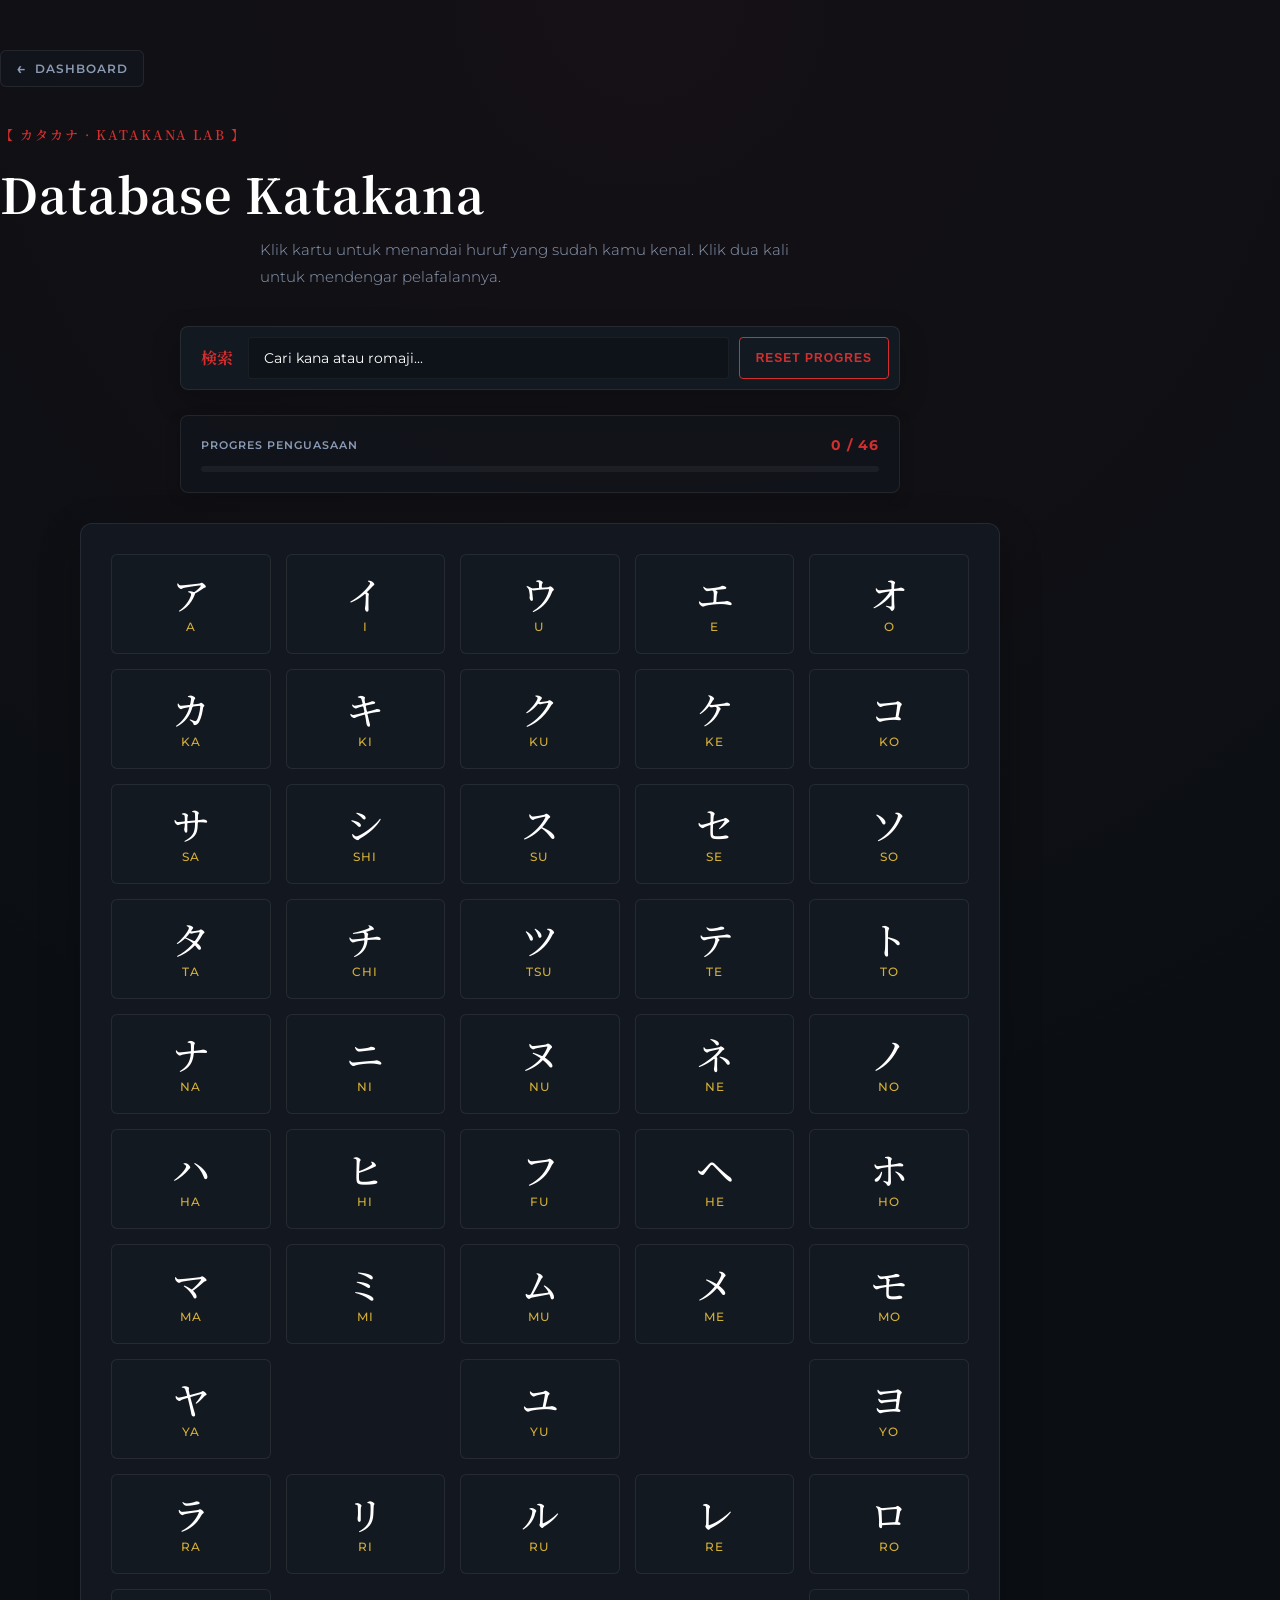
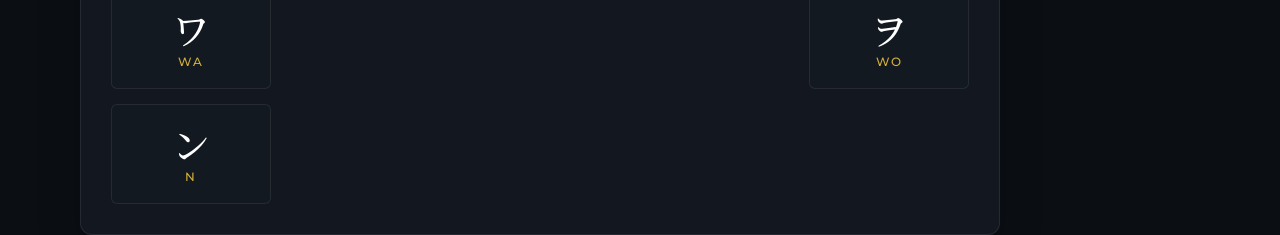
<file: pages/belajar-katakana.html>
<!DOCTYPE html>
<html lang="id">
<head>
    <meta charset="UTF-8">
    <meta name="viewport" content="width=device-width, initial-scale=1.0">
    <title>Nihongo Trinity | Katakana</title>
    <link rel="stylesheet" href="../style.css">
    <link rel="stylesheet" href="../css/belajar-katakana.css">
</head>
<body>
    
    <!-- Bagian Pembelajaran Katakana -->
    <section class="content study-page" data-kana-type="KATAKANA">
        
        <!-- Tombol Kembali -->
        <a href="../index.html" class="back-btn">
            <span class="back-icon">←</span> Dashboard
        </a>

        <p class="eyebrow">【 カタカナ · Katakana Lab 】</p>
        <h2 class="page-title">Database Katakana</h2>
        <p class="study-intro">Klik kartu untuk menandai huruf yang sudah kamu kenal. Klik dua kali untuk mendengar pelafalannya.</p>
        
        <div class="study-tools">
            <input id="kanaSearch" type="search" placeholder="Cari kana atau romaji..." aria-label="Cari kana atau romaji">
            <button id="resetProgress" type="button">Reset Progres</button>
        </div>
        
        <div class="progress-wrap">
            <div class="progress-meta">
                <span>PROGRES PENGUASAAN</span>
                <strong id="progressText">0 / 46</strong>
            </div>
            <div class="progress-bar">
                <span id="progressBar" style="width: 0%"></span>
            </div>
        </div>
        
        <div class="kana-grid">
            <div class="kana-box"><span>ア</span><p>a</p></div><div class="kana-box"><span>イ</span><p>i</p></div><div class="kana-box"><span>ウ</span><p>u</p></div><div class="kana-box"><span>エ</span><p>e</p></div><div class="kana-box"><span>オ</span><p>o</p></div>
            <div class="kana-box"><span>カ</span><p>ka</p></div><div class="kana-box"><span>キ</span><p>ki</p></div><div class="kana-box"><span>ク</span><p>ku</p></div><div class="kana-box"><span>ケ</span><p>ke</p></div><div class="kana-box"><span>コ</span><p>ko</p></div>
            <div class="kana-box"><span>サ</span><p>sa</p></div><div class="kana-box"><span>シ</span><p>shi</p></div><div class="kana-box"><span>ス</span><p>su</p></div><div class="kana-box"><span>セ</span><p>se</p></div><div class="kana-box"><span>ソ</span><p>so</p></div>
            <div class="kana-box"><span>タ</span><p>ta</p></div><div class="kana-box"><span>チ</span><p>chi</p></div><div class="kana-box"><span>ツ</span><p>tsu</p></div><div class="kana-box"><span>テ</span><p>te</p></div><div class="kana-box"><span>ト</span><p>to</p></div>
            <div class="kana-box"><span>ナ</span><p>na</p></div><div class="kana-box"><span>ニ</span><p>ni</p></div><div class="kana-box"><span>ヌ</span><p>nu</p></div><div class="kana-box"><span>ネ</span><p>ne</p></div><div class="kana-box"><span>ノ</span><p>no</p></div>
            <div class="kana-box"><span>ハ</span><p>ha</p></div><div class="kana-box"><span>ヒ</span><p>hi</p></div><div class="kana-box"><span>フ</span><p>fu</p></div><div class="kana-box"><span>ヘ</span><p>he</p></div><div class="kana-box"><span>ホ</span><p>ho</p></div>
            <div class="kana-box"><span>マ</span><p>ma</p></div><div class="kana-box"><span>ミ</span><p>mi</p></div><div class="kana-box"><span>ム</span><p>mu</p></div><div class="kana-box"><span>メ</span><p>me</p></div><div class="kana-box"><span>モ</span><p>mo</p></div>
            <div class="kana-box"><span>ヤ</span><p>ya</p></div><div class="kana-box" style="visibility: hidden;"></div><div class="kana-box"><span>ユ</span><p>yu</p></div><div class="kana-box" style="visibility: hidden;"></div><div class="kana-box"><span>ヨ</span><p>yo</p></div>
            <div class="kana-box"><span>ラ</span><p>ra</p></div><div class="kana-box"><span>リ</span><p>ri</p></div><div class="kana-box"><span>ル</span><p>ru</p></div><div class="kana-box"><span>レ</span><p>re</p></div><div class="kana-box"><span>ロ</span><p>ro</p></div>
            <div class="kana-box"><span>ワ</span><p>wa</p></div><div class="kana-box" style="visibility: hidden;"></div><div class="kana-box" style="visibility: hidden;"></div><div class="kana-box" style="visibility: hidden;"></div><div class="kana-box"><span>ヲ</span><p>wo</p></div>
            <div class="kana-box"><span>ン</span><p>n</p></div>
        </div>
    </section>
    <script src="../script.js"></script>
</body>
</html>
</file>
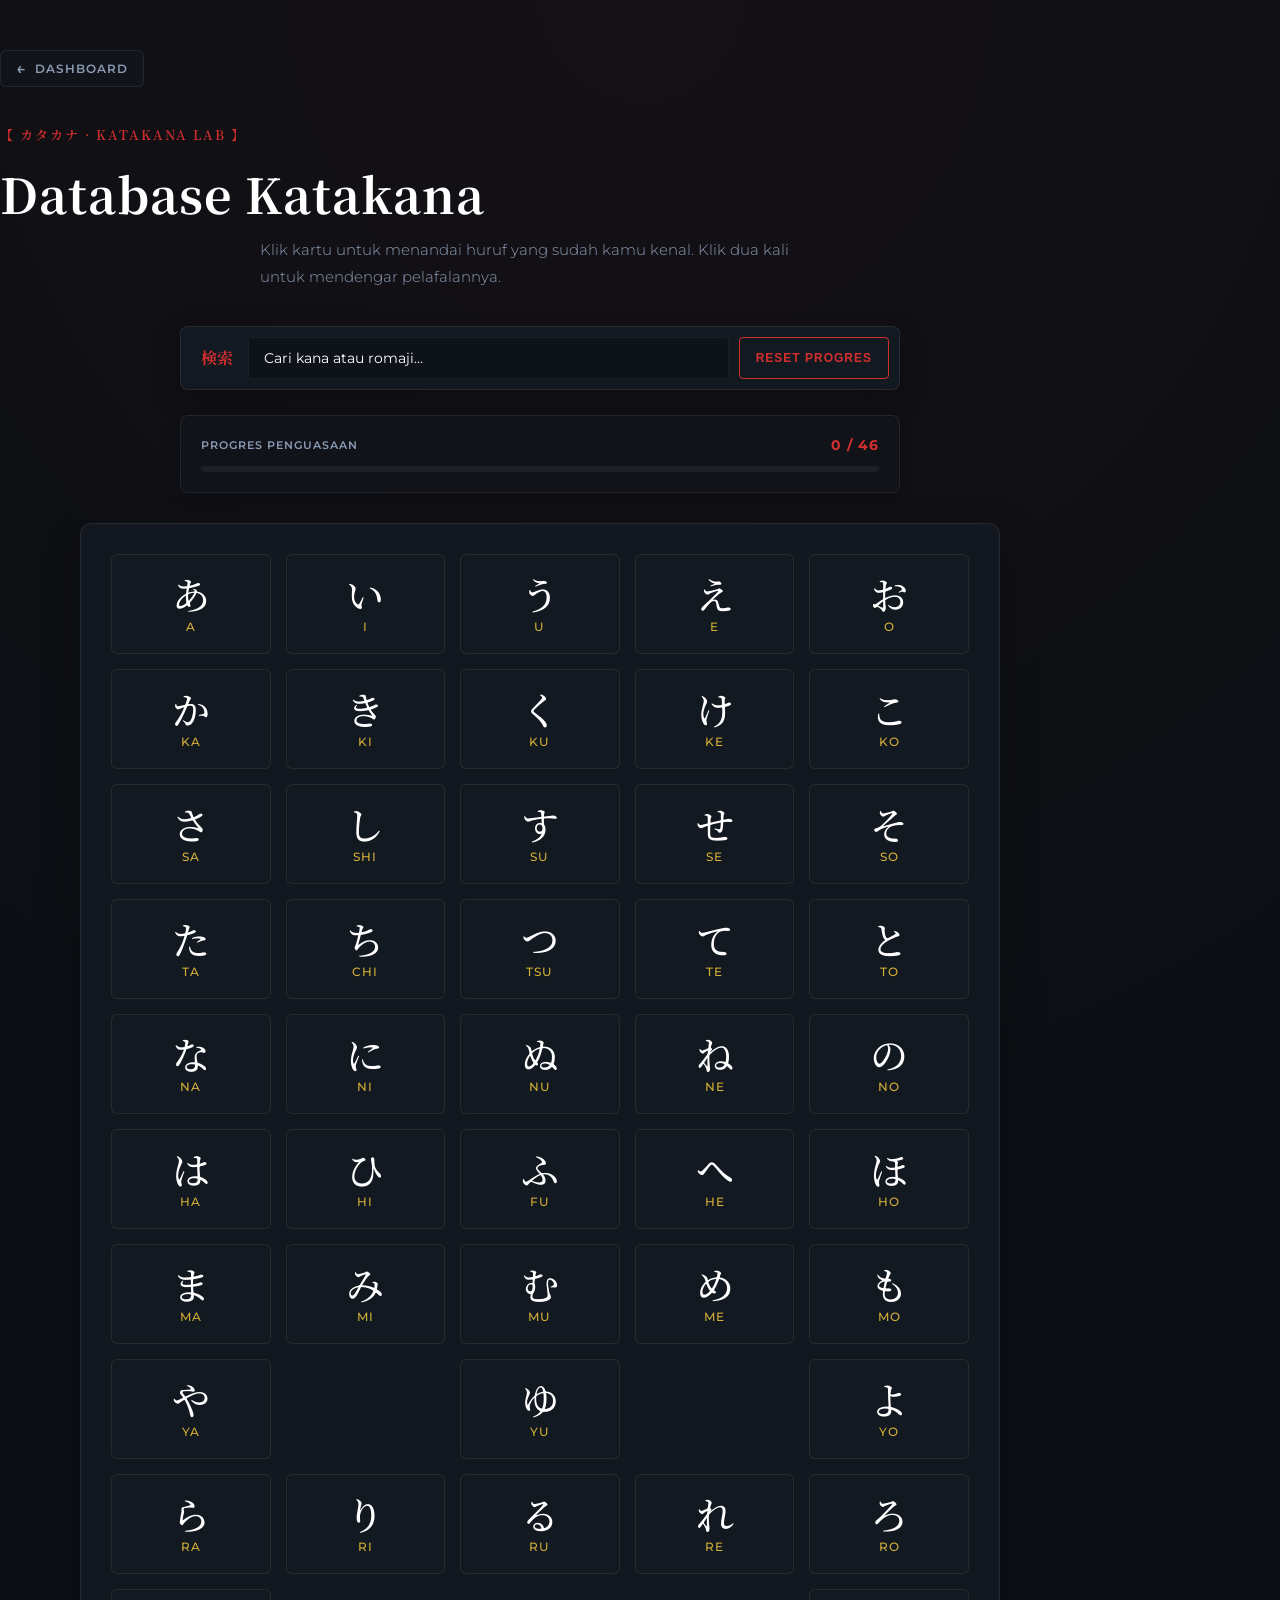
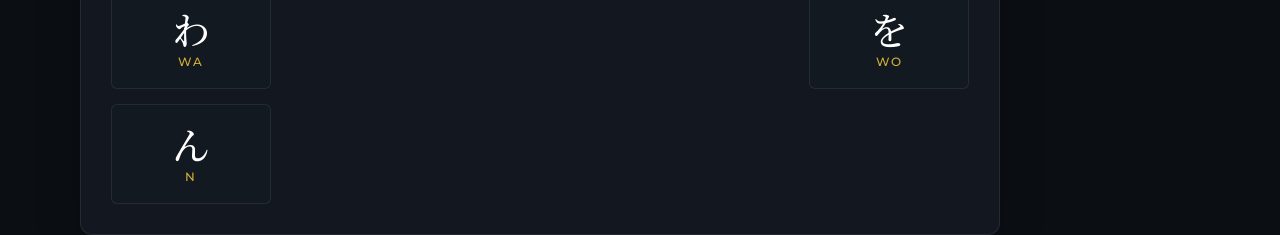
<file: pages/belajar.html>
<!DOCTYPE html>
<html lang="id">
<head>
    <meta charset="UTF-8">
    <meta name="viewport" content="width=device-width, initial-scale=1.0">
    <title>Nihongo Trinity | Katakana</title>
    <link rel="stylesheet" href="../style.css">
    <link rel="stylesheet" href="../css/belajar-katakana.css">
</head>
<body>
    
    <!-- Bagian Pembelajaran Katakana -->
    <section class="content study-page" data-kana-type="KATAKANA">
        
        <!-- Tombol Kembali -->
        <a href="../index.html" class="back-btn">
            <span class="back-icon">←</span> Dashboard
        </a>

        <p class="eyebrow">【 カタカナ · Katakana Lab 】</p>
        <h2 class="page-title">Database Katakana</h2>
        <p class="study-intro">Klik kartu untuk menandai huruf yang sudah kamu kenal. Klik dua kali untuk mendengar pelafalannya.</p>
        
        <div class="study-tools">
            <input id="kanaSearch" type="search" placeholder="Cari kana atau romaji..." aria-label="Cari kana atau romaji">
            <button id="resetProgress" type="button">Reset Progres</button>
        </div>
        
        <div class="progress-wrap">
            <div class="progress-meta">
                <span>PROGRES PENGUASAAN</span>
                <strong id="progressText">0 / 46</strong>
            </div>
            <div class="progress-bar">
                <span id="progressBar" style="width: 0%"></span>
            </div>
        </div>
        
        <div class="kana-grid">
            <div class="kana-box"><span>あ</span><p>a</p></div><div class="kana-box"><span>い</span><p>i</p></div><div class="kana-box"><span>う</span><p>u</p></div><div class="kana-box"><span>え</span><p>e</p></div><div class="kana-box"><span>お</span><p>o</p></div>
            <div class="kana-box"><span>か</span><p>ka</p></div><div class="kana-box"><span>き</span><p>ki</p></div><div class="kana-box"><span>く</span><p>ku</p></div><div class="kana-box"><span>け</span><p>ke</p></div><div class="kana-box"><span>こ</span><p>ko</p></div>
            <div class="kana-box"><span>さ</span><p>sa</p></div><div class="kana-box"><span>し</span><p>shi</p></div><div class="kana-box"><span>す</span><p>su</p></div><div class="kana-box"><span>せ</span><p>se</p></div><div class="kana-box"><span>そ</span><p>so</p></div>
            <div class="kana-box"><span>た</span><p>ta</p></div><div class="kana-box"><span>ち</span><p>chi</p></div><div class="kana-box"><span>つ</span><p>tsu</p></div><div class="kana-box"><span>て</span><p>te</p></div><div class="kana-box"><span>と</span><p>to</p></div>
            <div class="kana-box"><span>な</span><p>na</p></div><div class="kana-box"><span>に</span><p>ni</p></div><div class="kana-box"><span>ぬ</span><p>nu</p></div><div class="kana-box"><span>ね</span><p>ne</p></div><div class="kana-box"><span>の</span><p>no</p></div>
            <div class="kana-box"><span>は</span><p>ha</p></div><div class="kana-box"><span>ひ</span><p>hi</p></div><div class="kana-box"><span>ふ</span><p>fu</p></div><div class="kana-box"><span>へ</span><p>he</p></div><div class="kana-box"><span>ほ</span><p>ho</p></div>
            <div class="kana-box"><span>ま</span><p>ma</p></div><div class="kana-box"><span>み</span><p>mi</p></div><div class="kana-box"><span>む</span><p>mu</p></div><div class="kana-box"><span>め</span><p>me</p></div><div class="kana-box"><span>も</span><p>mo</p></div>
            <div class="kana-box"><span>や</span><p>ya</p></div><div class="kana-box" style="visibility: hidden;"></div><div class="kana-box"><span>ゆ</span><p>yu</p></div><div class="kana-box" style="visibility: hidden;"></div><div class="kana-box"><span>よ</span><p>yo</p></div>
            <div class="kana-box"><span>ら</span><p>ra</p></div><div class="kana-box"><span>り</span><p>ri</p></div><div class="kana-box"><span>る</span><p>ru</p></div><div class="kana-box"><span>れ</span><p>re</p></div><div class="kana-box"><span>ろ</span><p>ro</p></div>
            <div class="kana-box"><span>わ</span><p>wa</p></div><div class="kana-box" style="visibility: hidden;"></div><div class="kana-box" style="visibility: hidden;"></div><div class="kana-box" style="visibility: hidden;"></div><div class="kana-box"><span>を</span><p>wo</p></div>
            <div class="kana-box"><span>ん</span><p>n</p></div>
        </div>
    </section>
    <script src="../script.js"></script>
</body>
</html>
</file>
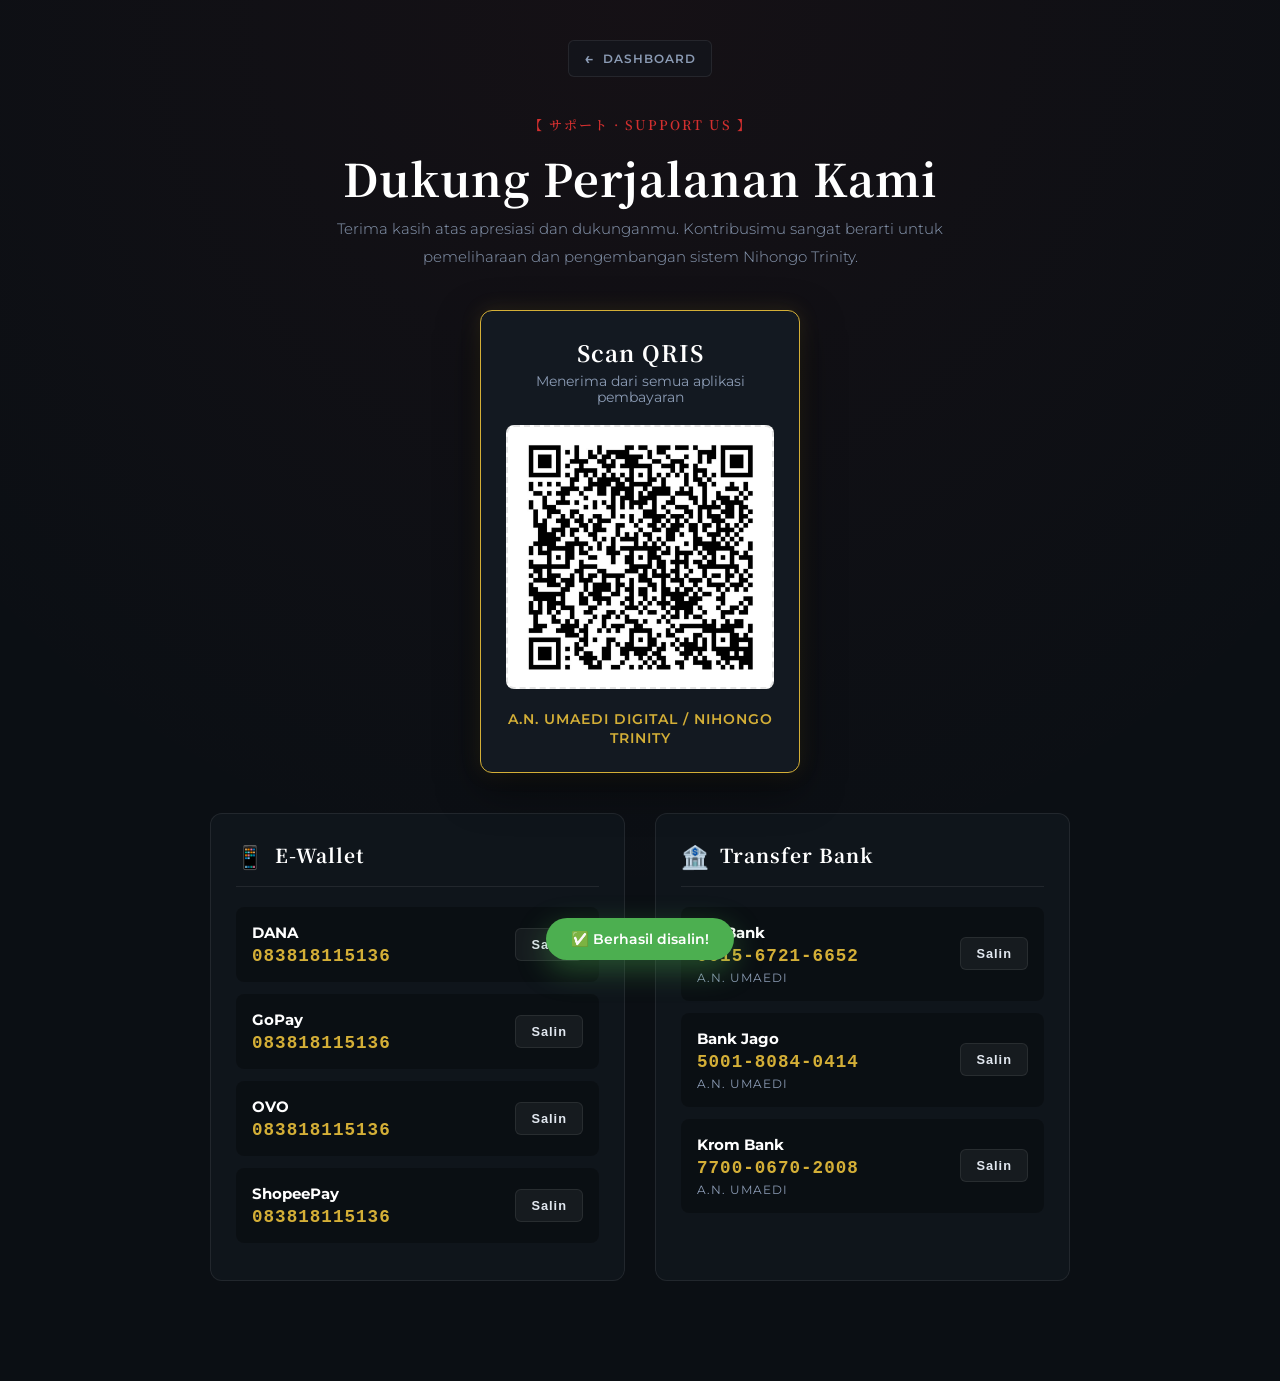
<file: pages/donasi.html>
<!DOCTYPE html>
<html lang="id">
<head>
    <meta charset="UTF-8">
    <meta name="viewport" content="width=device-width, initial-scale=1.0, maximum-scale=1.0, user-scalable=no">
    <title>Nihongo Trinity | Donasi</title>
    <link rel="stylesheet" href="../style.css">
    <link rel="stylesheet" href="../css/donasi.css">
</head>
<body class="main-page">
    
    <section class="content page-content donasi-page">
        <!-- Tombol Kembali -->
        <a href="../index.html" class="back-btn">
            <span class="back-icon">←</span> Dashboard
        </a>

        <p class="eyebrow">【 サポート · Support Us 】</p>
        <h1 class="page-title">Dukung Perjalanan Kami</h1>
        <p class="subtitle">Terima kasih atas apresiasi dan dukunganmu. Kontribusimu sangat berarti untuk pemeliharaan dan pengembangan sistem Nihongo Trinity.</p>

        <!-- KARTU QRIS -->
        <div class="qris-container">
            <div class="qris-card">
                <div class="qris-header">
                    <h3>Scan QRIS</h3>
                    <p>Menerima dari semua aplikasi pembayaran</p>
                </div>
                <div class="qris-image-wrapper">
                    <!-- Path gambar QRIS kamu -->
                    <img src="../gambar/qris.png" alt="QRIS Nihongo Trinity" onerror="this.src='https://via.placeholder.com/250?text=QRIS+Belum+Ada'">
                </div>
                <div class="qris-footer">
                    <span>a.n. Umaedi Digital / Nihongo Trinity</span>
                </div>
            </div>
        </div>

        <!-- GRID METODE PEMBAYARAN -->
        <div class="payment-grid">
            
            <!-- KOLOM 1: E-WALLET -->
            <div class="payment-section">
                <h3 class="section-title"><span class="icon">📱</span> E-Wallet</h3>
                
                <!-- Item DANA -->
                <div class="payment-item">
                    <div class="pay-info">
                        <strong class="pay-name">DANA</strong>
                        <span class="pay-number" id="danaNum">083818115136</span>
                    </div>
                    <button class="copy-btn" onclick="copyToClipboard('083818115136', 'Nomor DANA')">Salin</button>
                </div>

                <!-- Item GoPay -->
                <div class="payment-item">
                    <div class="pay-info">
                        <strong class="pay-name">GoPay</strong>
                        <span class="pay-number" id="gopayNum">083818115136</span>
                    </div>
                    <button class="copy-btn" onclick="copyToClipboard('083818115136', 'Nomor GoPay')">Salin</button>
                </div>

                <!-- Item OVO -->
                <div class="payment-item">
                    <div class="pay-info">
                        <strong class="pay-name">OVO</strong>
                        <span class="pay-number" id="ovoNum">083818115136</span>
                    </div>
                    <button class="copy-btn" onclick="copyToClipboard('083818115136', 'Nomor OVO')">Salin</button>
                </div>

                <!-- Item ShopeePay -->
                <div class="payment-item">
                    <div class="pay-info">
                        <strong class="pay-name">ShopeePay</strong>
                        <span class="pay-number" id="spayNum">083818115136</span>
                    </div>
                    <button class="copy-btn" onclick="copyToClipboard('083818115136', 'Nomor ShopeePay')">Salin</button>
                </div>
            </div>

            <!-- KOLOM 2: TRANSFER BANK -->
            <div class="payment-section">
                <h3 class="section-title"><span class="icon">🏦</span> Transfer Bank</h3>
                
                <!-- Item SeaBank -->
                <div class="payment-item">
                    <div class="pay-info">
                        <strong class="pay-name">SeaBank</strong>
                        <span class="pay-number" id="seaNum">9015-6721-6652</span>
                        <span class="pay-owner">a.n. UMAEDI</span>
                    </div>
                    <button class="copy-btn" onclick="copyToClipboard('901567216652', 'Rekening SeaBank')">Salin</button>
                </div>

                <!-- Item Bank Jago -->
                <div class="payment-item">
                    <div class="pay-info">
                        <strong class="pay-name">Bank Jago</strong>
                        <span class="pay-number" id="jagoNum">5001-8084-0414</span>
                        <span class="pay-owner">a.n. UMAEDI</span>
                    </div>
                    <button class="copy-btn" onclick="copyToClipboard('500180840414', 'Rekening Bank Jago')">Salin</button>
                </div>

                <!-- Item Bank Krom -->
                <div class="payment-item">
                    <div class="pay-info">
                        <strong class="pay-name">Krom Bank</strong>
                        <span class="pay-number" id="kromNum">7700-0670-2008</span>
                        <span class="pay-owner">a.n. UMAEDI</span>
                    </div>
                    <button class="copy-btn" onclick="copyToClipboard('770006702008', 'Rekening Krom Bank')">Salin</button>
                </div>
            </div>

        </div>
    </section>

    <!-- TOAST NOTIFICATION (Muncul saat tombol salin diklik) -->
    <div id="copyToast" class="copy-toast">✅ Berhasil disalin!</div>

    <!-- SCRIPT KHUSUS FITUR SALIN (COPY) -->
    <script>
        function copyToClipboard(text, name) {
            // Membuat elemen sementara untuk menyalin teks (kompatibel untuk HP)
            const tempInput = document.createElement("input");
            tempInput.value = text;
            document.body.appendChild(tempInput);
            tempInput.select();
            tempInput.setSelectionRange(0, 99999); /* Untuk perangkat mobile */
            document.execCommand("copy");
            document.body.removeChild(tempInput);

            // Memunculkan Notifikasi Toast
            const toast = document.getElementById("copyToast");
            toast.innerText = `✅ ${name} berhasil disalin!`;
            toast.classList.add("show-toast");

            // Menghilangkan Notifikasi setelah 3 detik
            setTimeout(() => {
                toast.classList.remove("show-toast");
            }, 3000);
        }
    </script>

    <script src="../script.js"></script>
</body>
</html>
</file>
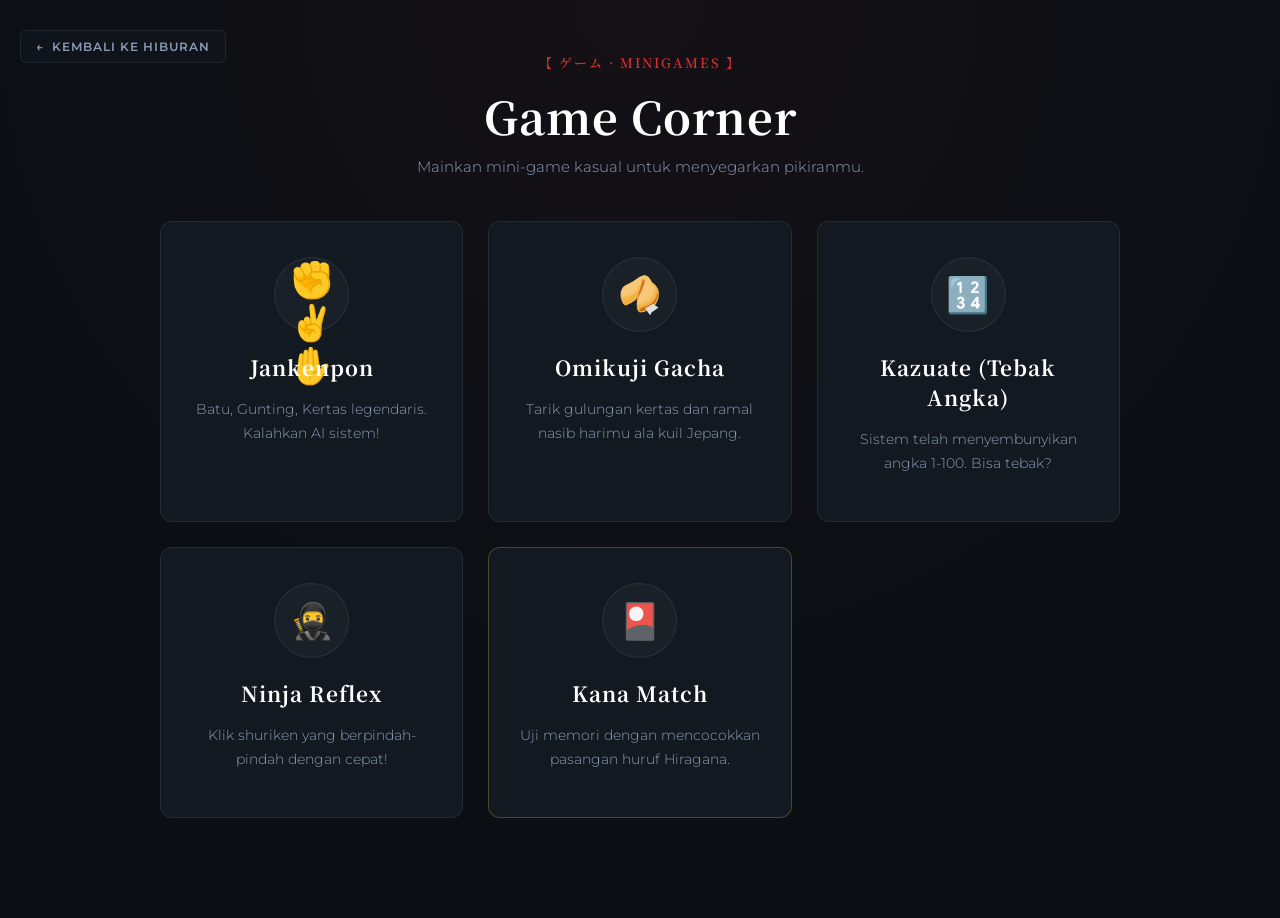
<file: pages/game/game.html>
<!DOCTYPE html>
<html lang="id">
<head>
    <meta charset="UTF-8">
    <meta name="viewport" content="width=device-width, initial-scale=1.0, maximum-scale=1.0, user-scalable=no">
    <title>Nihongo Trinity | Game Corner</title>
    <!-- Memanggil CSS Global (naik 2 tingkat folder) -->
    <link rel="stylesheet" href="../../style.css">
    <!-- Memanggil CSS Khusus Game -->
    <link rel="stylesheet" href="../../css/game/game.css">
</head>
<body class="main-page">
    
    <section class="content game-page">
        <a href="../hiburan.html" class="back-btn">
            <span class="back-icon">←</span> Kembali ke Hiburan
        </a>

        <p class="eyebrow">【 ゲーム · Minigames 】</p>
        <h1 class="page-title">Game Corner</h1>
        <p class="subtitle">Mainkan mini-game kasual untuk menyegarkan pikiranmu.</p>

        <!-- LOBBY GAME (Daftar 5 Game) -->
        <div id="gameLobby" class="entertainment-grid">
            <div class="ent-card" onclick="openGame('janken')">
                <div class="ent-icon">✊✌️✋</div>
                <h3>Jankenpon</h3>
                <p>Batu, Gunting, Kertas legendaris. Kalahkan AI sistem!</p>
            </div>
            
            <div class="ent-card" onclick="openGame('omikuji')">
                <div class="ent-icon">🥠</div>
                <h3>Omikuji Gacha</h3>
                <p>Tarik gulungan kertas dan ramal nasib harimu ala kuil Jepang.</p>
            </div>

            <div class="ent-card" onclick="openGame('tebak')">
                <div class="ent-icon">🔢</div>
                <h3>Kazuate (Tebak Angka)</h3>
                <p>Sistem telah menyembunyikan angka 1-100. Bisa tebak?</p>
            </div>

            <div class="ent-card" onclick="openGame('ninja')">
                <div class="ent-icon">🥷</div>
                <h3>Ninja Reflex</h3>
                <p>Klik shuriken yang berpindah-pindah dengan cepat!</p>
            </div>

            <div class="ent-card highlight-card" onclick="openGame('memory')">
                <div class="ent-icon">🎴</div>
                <h3>Kana Match</h3>
                <p>Uji memori dengan mencocokkan pasangan huruf Hiragana.</p>
            </div>
        </div>

        <!-- WADAH ARENA BERMAIN (Muncul saat game dipilih) -->
        <div id="gameArena" class="game-arena-wrapper" style="display: none;">
            <button class="btn btn-outline" onclick="closeGame()" style="margin-bottom: 20px;">× Keluar dari Game</button>
            <div id="gameContent" class="game-content-box">
                <!-- Konten game akan dirender oleh Javascript di sini -->
            </div>
        </div>
    </section>

    <!-- Script Logika 5 Mini-Game -->
    <script>
        const lobby = document.getElementById('gameLobby');
        const arena = document.getElementById('gameArena');
        const content = document.getElementById('gameContent');

        function openGame(type) {
            lobby.style.display = 'none';
            arena.style.display = 'block';
            content.innerHTML = ''; 

            if (type === 'janken') {
                content.innerHTML = `
                    <h2>Jankenpon (Batu-Gunting-Kertas)</h2>
                    <div style="font-size:50px; margin:20px 0;" id="jkDisplay">🤖 vs 👤</div>
                    <p id="jkResult" style="color:var(--japan-gold); font-weight:bold;">Pilih senjatamu!</p>
                    <div style="display:flex; gap:10px; justify-content:center; margin-top:20px;">
                        <button class="btn btn-primary" onclick="playJanken('Batu', '✊')">✊ Batu</button>
                        <button class="btn btn-primary" onclick="playJanken('Gunting', '✌️')">✌️ Gunting</button>
                        <button class="btn btn-primary" onclick="playJanken('Kertas', '✋')">✋ Kertas</button>
                    </div>
                `;
            } else if (type === 'omikuji') {
                content.innerHTML = `
                    <h2>Omikuji (Ramalan Nasib)</h2>
                    <div style="font-size:60px; margin:20px 0;" id="omiIcon">⛩️</div>
                    <p id="omiText">Tekan tombol untuk mengambil ramalan hari ini.</p>
                    <button class="btn btn-primary" style="margin-top:20px;" onclick="drawOmikuji()">Tarik Ramalan</button>
                `;
            } else if (type === 'tebak') {
                window.secretNumber = Math.floor(Math.random() * 100) + 1;
                content.innerHTML = `
                    <h2>Tebak Angka (1 - 100)</h2>
                    <p id="tebakHint">Saya memikirkan sebuah angka. Coba tebak!</p>
                    <input type="number" id="tebakInput" placeholder="Masukkan angka..." style="padding:10px; border-radius:5px; border:none; width:60%; margin:10px 0; text-align:center;">
                    <br>
                    <button class="btn btn-primary" onclick="checkTebak()">Tebak</button>
                `;
            } else if (type === 'ninja') {
                window.ninjaScore = 0;
                content.innerHTML = `
                    <h2>Ninja Reflex</h2>
                    <p>Skor: <span id="nScore">0</span> | Waktu: <span id="nTime">15</span>s</p>
                    <button class="btn btn-primary" id="nStart" onclick="startNinja()">Mulai</button>
                    <div id="nBoard" style="position:relative; width:100%; height:300px; background:rgba(0,0,0,0.3); border:1px solid var(--border-subtle); border-radius:8px; margin-top:15px; overflow:hidden;"></div>
                `;
            } else if (type === 'memory') {
                initMemoryGame();
            }
        }

        function closeGame() {
            arena.style.display = 'none';
            lobby.style.display = 'grid';
        }

        // --- Logika Jankenpon ---
        function playJanken(player, playerIcon) {
            const choices = [{name: 'Batu', icon: '✊'}, {name: 'Gunting', icon: '✌️'}, {name: 'Kertas', icon: '✋'}];
            const ai = choices[Math.floor(Math.random() * choices.length)];
            const display = document.getElementById('jkDisplay');
            const resultText = document.getElementById('jkResult');

            display.innerHTML = `${ai.icon} vs ${playerIcon}`;
            
            if (player === ai.name) resultText.innerHTML = "Seri! (引き分け)";
            else if ((player === 'Batu' && ai.name === 'Gunting') || (player === 'Gunting' && ai.name === 'Kertas') || (player === 'Kertas' && ai.name === 'Batu')) {
                resultText.innerHTML = "Kamu Menang! (勝ち) 🎉";
                resultText.style.color = "#4CAF50";
            } else {
                resultText.innerHTML = "Kamu Kalah! (負け) 💀";
                resultText.style.color = "#D32F2F";
            }
        }

        // --- Logika Omikuji ---
        function drawOmikuji() {
            const fortunes = [
                { title: "Daikichi (大吉)", desc: "Sangat Beruntung! Hari ini segalanya akan berjalan lancar.", color: "#D4AF37" },
                { title: "Kichi (吉)", desc: "Beruntung. Pertahankan kerja kerasmu.", color: "#4CAF50" },
                { title: "Shokichi (小吉)", desc: "Sedikit Beruntung. Ada rintangan kecil tapi bisa diatasi.", color: "#1E88E5" },
                { title: "Kyo (凶)", desc: "Kurang Beruntung. Berhati-hatilah dalam mengambil keputusan hari ini.", color: "#D32F2F" }
            ];
            const pick = fortunes[Math.floor(Math.random() * fortunes.length)];
            document.getElementById('omiIcon').innerHTML = "📜";
            document.getElementById('omiText').innerHTML = `<strong style="font-size:1.5rem; color:${pick.color}">${pick.title}</strong><br><br>${pick.desc}`;
        }

        // --- Logika Tebak Angka ---
        function checkTebak() {
            const val = parseInt(document.getElementById('tebakInput').value);
            const hint = document.getElementById('tebakHint');
            if (isNaN(val)) { hint.innerHTML = "Masukkan angka yang valid!"; return; }

            if (val === window.secretNumber) {
                hint.innerHTML = `🎉 BENAR! Angkanya adalah ${window.secretNumber}!`;
                hint.style.color = "#4CAF50";
                window.secretNumber = Math.floor(Math.random() * 100) + 1; // Reset
            } else if (val < window.secretNumber) {
                hint.innerHTML = "Terlalu KECIL! Naikkan angkamu.";
                hint.style.color = "#D4AF37";
            } else {
                hint.innerHTML = "Terlalu BESAR! Turunkan angkamu.";
                hint.style.color = "#D32F2F";
            }
        }

        // --- Logika Ninja Reflex ---
        function startNinja() {
            document.getElementById('nStart').style.display = 'none';
            window.ninjaScore = 0;
            let time = 15;
            document.getElementById('nScore').innerText = window.ninjaScore;
            document.getElementById('nTime').innerText = time;
            
            const board = document.getElementById('nBoard');
            board.innerHTML = '';
            
            const target = document.createElement('div');
            target.innerHTML = '🥷';
            target.style.position = 'absolute';
            target.style.fontSize = '35px';
            target.style.cursor = 'pointer';
            board.appendChild(target);

            function moveTarget() {
                const maxX = board.clientWidth - 40;
                const maxY = board.clientHeight - 40;
                target.style.left = Math.floor(Math.random() * maxX) + 'px';
                target.style.top = Math.floor(Math.random() * maxY) + 'px';
            }

            target.onclick = function() {
                window.ninjaScore++;
                document.getElementById('nScore').innerText = window.ninjaScore;
                moveTarget();
            };
            moveTarget();

            const timer = setInterval(() => {
                time--;
                document.getElementById('nTime').innerText = time;
                if(time <= 0) {
                    clearInterval(timer);
                    board.innerHTML = `<h3 style="color:#fff; text-align:center; padding-top:100px;">Waktu Habis!<br>Skor: ${window.ninjaScore}</h3>`;
                    document.getElementById('nStart').style.display = 'inline-block';
                    document.getElementById('nStart').innerText = "Main Lagi";
                }
            }, 1000);
        }

        // --- Logika Kana Memory ---
        function initMemoryGame() {
            const kanas = ['あ', 'あ', 'い', 'い', 'う', 'う', 'え', 'え', 'お', 'お', 'か', 'か'];
            kanas.sort(() => 0.5 - Math.random()); // Acak kartu
            
            content.innerHTML = `
                <h2>Kana Memory</h2>
                <div id="memGrid" style="display:grid; grid-template-columns:repeat(4, 1fr); gap:10px; margin-top:20px;"></div>
            `;
            const grid = document.getElementById('memGrid');
            
            let flipped = [];
            let matched = 0;

            kanas.forEach((kana, index) => {
                const card = document.createElement('div');
                card.className = 'mem-card';
                card.dataset.kana = kana;
                card.dataset.index = index;
                card.innerHTML = "?";
                card.onclick = () => flipCard(card);
                grid.appendChild(card);
            });

            function flipCard(card) {
                if (flipped.length < 2 && !card.classList.contains('flipped') && !card.classList.contains('matched')) {
                    card.innerHTML = card.dataset.kana;
                    card.classList.add('flipped');
                    card.style.background = 'var(--japan-red)';
                    card.style.color = '#fff';
                    flipped.push(card);

                    if (flipped.length === 2) {
                        setTimeout(checkMatch, 800);
                    }
                }
            }

            function checkMatch() {
                const [c1, c2] = flipped;
                if (c1.dataset.kana === c2.dataset.kana) {
                    c1.classList.add('matched'); c2.classList.add('matched');
                    c1.style.background = 'var(--japan-gold)'; c2.style.background = 'var(--japan-gold)';
                    matched += 2;
                    if (matched === kanas.length) alert("Sugoii! Kamu menemukan semua pasangannya!");
                } else {
                    c1.innerHTML = "?"; c2.innerHTML = "?";
                    c1.classList.remove('flipped'); c2.classList.remove('flipped');
                    c1.style.background = 'rgba(255,255,255,0.05)'; c2.style.background = 'rgba(255,255,255,0.05)';
                    c1.style.color = 'var(--text-main)'; c2.style.color = 'var(--text-main)';
                }
                flipped = [];
            }
        }
    </script>
</body>
</html>
</file>
<file: style.css>
@import url('https://fonts.googleapis.com/css2?family=Montserrat:wght@300;400;500;600;700&family=Noto+Serif+JP:wght@400;500;700;900&display=swap');

:root {
    --bg-color: #0b0f14;
    --card-bg: #131921;
    --panel: rgba(19, 25, 33, 0.95);
    --japan-red: #D32F2F;
    --japan-gold: #D4AF37;
    --japan-blue: #1E88E5; 
    --text-main: #E2E8F0;
    --muted: #8B9BB4;
    --border-subtle: rgba(255, 255, 255, 0.08);
}

* { box-sizing: border-box; }

body {
    margin: 0;
    font-family: 'Montserrat', sans-serif;
    background-color: var(--bg-color);
    color: var(--text-main);
    background-image: radial-gradient(circle at 50% 0%, rgba(211, 47, 47, 0.05), transparent 60%);
    overflow-x: hidden;
}

h1, h2, h3, .logo, .eyebrow {
    font-family: 'Noto Serif JP', serif;
    letter-spacing: 1px;
}

/* =========================================
   Navbar Atas (Top Bar / Sticky)
   ========================================= */
.top-navbar {
    position: sticky;
    top: 0;
    left: 0;
    width: 100%;
    display: flex;
    justify-content: space-between;
    align-items: center;
    padding: 12px 25px;
    background: rgba(11, 15, 20, 0.85);
    backdrop-filter: blur(15px);
    -webkit-backdrop-filter: blur(15px);
    border-bottom: 1px solid var(--border-subtle);
    z-index: 500;
    box-shadow: 0 4px 20px rgba(0, 0, 0, 0.3);
}

.nav-brand {
    display: flex;
    align-items: center;
    gap: 12px;
}

.nav-logo-img {
    width: 30px;
    height: 30px;
    object-fit: contain;
}

.nav-title {
    color: #fff;
    font-family: 'Noto Serif JP', serif;
    font-size: 1.15rem;
    font-weight: 700;
    letter-spacing: 3px;
}

/* =========================================
   Tombol Login & Profil (Di dalam Navbar)
   ========================================= */
.top-login-toggle {
    background: rgba(19, 25, 33, 0.6);
    border: 1px solid rgba(255, 255, 255, 0.1);
    color: var(--text-main);
    padding: 6px 14px 6px 6px; 
    border-radius: 30px;
    font-family: 'Montserrat', sans-serif;
    font-size: 12px;
    font-weight: 600;
    cursor: pointer;
    display: flex;
    align-items: center;
    gap: 8px;
    transition: all 0.3s ease;
}

.top-login-toggle:hover {
    background: rgba(19, 25, 33, 0.9);
    border-color: var(--japan-gold);
    color: var(--japan-gold);
    transform: translateY(-2px);
    box-shadow: 0 4px 15px rgba(212, 175, 55, 0.25);
}

/* Sisa Komponen Hub */
.hub-header { text-align: center; padding: 40px 20px 40px; }
h1 { color: #fff; font-size: 2.6rem; margin-bottom: 15px; margin-top: 0; font-weight: 700; line-height: 1.3; }
.subtitle { font-size: 0.95rem; color: var(--muted); max-width: 650px; margin: 0 auto 35px; line-height: 1.8; font-weight: 300; }
.eyebrow { color: var(--japan-red); font-size: 13px; font-weight: 600; letter-spacing: 2px; text-transform: uppercase; margin-bottom: 15px; display: block; }

.action-buttons { display: flex; justify-content: center; gap: 15px; flex-wrap: wrap; margin-bottom: 10px; }
.btn { display: inline-block; padding: 14px 28px; font-size: 13px; font-weight: 600; text-decoration: none; text-transform: uppercase; border-radius: 4px; transition: all 0.3s ease; cursor: pointer; letter-spacing: 1px; }
.btn:hover { transform: translateY(-2px); box-shadow: 0 5px 15px rgba(0,0,0,0.3); }

.btn-primary { background: var(--japan-red); color: #fff; border: 1px solid var(--japan-red); }
.btn-secondary { background: transparent; color: var(--japan-red); border: 1px solid var(--japan-red); }
.btn-secondary:hover { background: var(--japan-red); color: #fff; }
.btn-outline { background: var(--japan-blue); color: #fff; border: 1px solid var(--japan-blue); }
.btn-outline:hover { background: #1565C0; border-color: #1565C0; }

.dashboard-wrapper { display: flex; max-width: 1200px; margin: 0 auto; gap: 40px; padding: 20px 25px; padding-bottom: 120px; align-items: flex-start; }

.team-main { flex: 1; width: 100%; }
.team-main h2 { color: #fff; text-align: left; margin: 0 0 25px; font-size: 1.5rem; border-left: 4px solid var(--japan-red); padding-left: 12px; }
.team-main h2 span { color: var(--muted); font-size: 1rem; font-weight: 400; }
.card-container { display: flex; gap: 20px; flex-wrap: wrap; justify-content: flex-start; }

.card { background: var(--card-bg); width: calc(50% - 10px); padding: 30px 25px; border-radius: 8px; border: 1px solid var(--border-subtle); transition: 0.3s; text-align: left; position: relative; overflow: hidden; }
.card:hover { transform: translateY(-4px); border-color: rgba(255,255,255,0.2); box-shadow: 0 10px 30px rgba(0,0,0,0.5); }
.card::before { content: ''; position: absolute; top: 0; left: 0; width: 100%; height: 3px; background: var(--muted); opacity: 0.3; transition: 0.3s; }
.card:hover::before { opacity: 1; background: var(--japan-red); }

.owner-card::before { background: var(--japan-gold); opacity: 1; height: 4px; }
.owner-card { border-color: rgba(212, 175, 55, 0.3); }

.badge { background: var(--japan-gold); color: var(--bg-color); font-size: 10px; font-weight: 700; padding: 4px 10px; border-radius: 2px; display: inline-block; margin-bottom: 15px; letter-spacing: 1px; }
.card h3 { margin: 0 0 8px 0; color: #fff; font-size: 1.4rem; }
.role { color: var(--japan-gold); font-size: 0.85rem; font-weight: 500; margin-bottom: 12px; text-transform: uppercase; letter-spacing: 1px; }
.desc { font-size: 0.85rem; line-height: 1.7; color: var(--muted); margin: 0; font-weight: 300; }

.leaderboard-panel { width: 340px; background: var(--panel); padding: 25px; border-radius: 8px; border: 1px solid var(--border-subtle); box-shadow: 0 10px 30px rgba(0,0,0,0.2); }
.leaderboard-panel h2 { color: #fff; text-align: center; margin: 0 0 20px; font-size: 1.3rem; letter-spacing: 2px; }
.leaderboard-panel h2 span { color: var(--muted); font-size: 0.9rem; font-weight: 400; }

.rank-list { list-style: none; padding: 0; margin: 0; }
.rank-list li { background: rgba(0,0,0,0.2); margin: 12px 0; padding: 12px 15px; border-radius: 6px; border: 1px solid var(--border-subtle); display: flex; align-items: center; gap: 15px; transition: 0.2s; }
.rank-list li:hover { background: rgba(255,255,255,0.03); }

.rank-1 { border-left: 4px solid var(--japan-gold) !important; }
.rank-2 { border-left: 4px solid #C0C0C0 !important; } 
.rank-3 { border-left: 4px solid #CD7F32 !important; } 
.rank-4 { border-left: 4px solid var(--muted) !important; }

.rank-pic { width: 45px; height: 45px; border-radius: 50%; overflow: hidden; border: 2px solid var(--border-subtle); flex-shrink: 0; }
.rank-info { text-align: left; }
.rank-info strong { font-size: 0.95rem; color: #fff; display: block; font-weight: 600; }
.rank-info p { margin: 4px 0 0 0; font-size: 0.75rem; color: var(--muted); }

/* WIDGET DONASI */
.donation-widget {
    display: flex;
    align-items: center;
    gap: 15px;
    margin-top: 25px;
    padding: 15px;
    background: linear-gradient(135deg, rgba(212, 175, 55, 0.08), rgba(0, 0, 0, 0.2));
    border: 1px solid rgba(212, 175, 55, 0.3);
    border-radius: 8px;
    text-decoration: none;
    color: var(--text-main);
    transition: all 0.3s ease;
}

.donation-widget:hover {
    transform: translateY(-3px);
    background: linear-gradient(135deg, rgba(212, 175, 55, 0.15), rgba(0, 0, 0, 0.3));
    border-color: var(--japan-gold);
    box-shadow: 0 8px 20px rgba(212, 175, 55, 0.15);
}

.donation-widget .donation-icon {
    font-size: 22px;
    background: rgba(212, 175, 55, 0.15);
    width: 45px;
    height: 45px;
    display: grid;
    place-items: center;
    border-radius: 50%;
    border: 1px solid var(--japan-gold);
}

.donation-widget .donation-info { text-align: left; flex: 1; }
.donation-widget .donation-info strong { display: block; font-size: 0.95rem; color: var(--japan-gold); font-weight: 600; }
.donation-widget .donation-info span { font-size: 0.75rem; color: var(--muted); }
.donation-widget .donation-arrow { color: var(--japan-gold); font-size: 18px; font-weight: bold; transition: transform 0.3s ease; }
.donation-widget:hover .donation-arrow { transform: translateX(5px); }

/* Navigasi Bawah */
.main-bottom-nav { position: fixed; left: 50%; bottom: 20px; z-index: 180; display: flex; align-items: flex-end; gap: 5px; width: min(600px, calc(100% - 40px)); padding: 10px 15px; background: rgba(11, 15, 20, 0.95); backdrop-filter: blur(10px); border: 1px solid var(--border-subtle); border-radius: 16px; box-shadow: 0 15px 40px rgba(0,0,0,0.5); transform: translateX(-50%); }
.main-bottom-item { display: flex; flex: 1; min-width: 0; align-items: center; justify-content: center; gap: 6px; flex-direction: column; padding: 8px 4px; color: var(--muted); background: transparent; border: 0; border-radius: 8px; text-decoration: none; font-size: 10px; font-weight: 600; text-transform: uppercase; transition: 0.3s; }
.main-bottom-item:hover, .main-bottom-item.is-active { color: var(--text-main); }
.main-bottom-icon { display: grid; place-items: center; min-height: 24px; font-size: 20px; line-height: 1; transition: 0.3s; }
.main-bottom-item.is-active .main-bottom-icon { color: var(--japan-red); }

.main-bottom-message { position: relative; margin: -35px 5px 0; padding: 12px 5px 10px; color: #fff; background: var(--japan-red); border: 6px solid var(--bg-color); border-radius: 50%; box-shadow: 0 8px 20px rgba(211, 47, 47, 0.3); flex: 0 0 60px; height: 60px; justify-content: center; }
.main-bottom-message:hover { background: #b71c1c; transform: translateY(-3px); }
.main-bottom-message span:not(.main-bottom-icon) { display: none; }
.main-bottom-message .main-bottom-icon { font-size: 24px; color: #fff !important; }

/* Responsif HP */
@media (max-width: 768px) {
    .top-navbar { padding: 10px 15px; }
    .hub-header { padding-top: 20px; }
    h1 { font-size: 1.8rem; }
    
    .dashboard-wrapper { flex-direction: column; padding: 15px; padding-bottom: 110px; gap: 30px; }
    .team-main h2 { text-align: center; border-left: none; border-bottom: 2px solid var(--japan-red); display: inline-block; padding: 0 0 8px 0; margin-bottom: 25px; width: 100%; }
    .card-container { display: flex; flex-direction: row; flex-wrap: nowrap; overflow-x: auto; scroll-snap-type: x mandatory; padding-bottom: 20px; scrollbar-width: none; }
    .card-container::-webkit-scrollbar { display: none; }
    .card { width: 85%; flex: 0 0 85%; scroll-snap-align: center; }
    .leaderboard-panel { width: 100%; box-sizing: border-box; }
    .main-bottom-nav { bottom: 15px; width: calc(100% - 30px); padding: 8px 10px; border-radius: 12px; }
}

/* Global Login Pop-Up (Modal) */
.global-login-overlay { position: fixed; top: 0; left: 0; right: 0; bottom: 0; background: rgba(11, 15, 20, 0.95); backdrop-filter: blur(15px); z-index: 9999; display: flex; justify-content: center; align-items: center; padding: 20px; }
.login-modal { background: var(--card-bg); border: 1px solid var(--japan-gold); border-radius: 12px; padding: 40px 30px; width: 100%; max-width: 400px; text-align: center; box-shadow: 0 20px 50px rgba(0,0,0,0.6), 0 0 20px rgba(212, 175, 55, 0.1); transform: translateY(0); animation: modalFadeIn 0.5s ease; }
@keyframes modalFadeIn { from { opacity: 0; transform: translateY(20px); } to { opacity: 1; transform: translateY(0); } }
.login-modal .modal-icon { font-size: 35px; margin-bottom: 10px; }
.login-modal h2 { color: #fff; font-family: 'Noto Serif JP', serif; margin: 0 0 10px; font-size: 1.5rem; }
.login-modal p { color: var(--muted); font-size: 0.9rem; margin-bottom: 25px; line-height: 1.5; }

.login-modal select, .login-modal input { width: 100%; padding: 14px 15px; margin-bottom: 15px; background: rgba(8, 12, 16, 0.8); border: 1px solid var(--border-subtle); border-radius: 6px; color: #fff; font-family: 'Montserrat', sans-serif; font-size: 14px; transition: 0.3s; }
.login-modal select option { background: var(--card-bg); color: #fff; }
.login-modal select:focus, .login-modal input:focus { border-color: var(--japan-red); outline: none; box-shadow: 0 0 10px rgba(211, 47, 47, 0.2); }
.login-modal .login-error { color: var(--japan-red); font-size: 12px; margin: -5px 0 15px; min-height: 15px; font-weight: 600; text-align: left; }
.login-modal .btn { width: 100%; margin: 0; padding: 15px; font-size: 14px; letter-spacing: 2px; }

/* Pop-Up Kecil (Guest Prompt) */
.guest-prompt-popup { position: fixed; bottom: 100px; left: 50%; transform: translateX(-50%); background: var(--card-bg); border: 1px solid var(--japan-red); border-radius: 12px; padding: 20px; width: min(90%, 350px); z-index: 9998; box-shadow: 0 15px 40px rgba(0,0,0,0.6); display: flex; flex-direction: column; align-items: center; text-align: center; animation: slideUpPrompt 0.6s cubic-bezier(0.175, 0.885, 0.32, 1.275); }
@keyframes slideUpPrompt { from { opacity: 0; transform: translate(-50%, 50px); } to { opacity: 1; transform: translate(-50%, 0); } }
.prompt-icon { font-size: 30px; margin-bottom: 10px; display: block; }
.guest-prompt-popup p { color: var(--text-main); font-size: 0.9rem; line-height: 1.6; margin: 0 0 20px 0; }
.guest-prompt-popup strong { color: var(--japan-gold); }

.prompt-buttons { display: flex; gap: 12px; width: 100%; }
.btn-nanti { flex: 1; padding: 10px; background: transparent; border: 1px solid var(--muted); color: var(--muted); border-radius: 6px; font-weight: 600; cursor: pointer; transition: 0.3s; }
.btn-nanti:hover { background: rgba(255,255,255,0.05); color: #fff; border-color: #fff; }
.btn-login { flex: 1; padding: 10px; background: var(--japan-red); border: 1px solid var(--japan-red); color: #fff; border-radius: 6px; font-weight: 600; cursor: pointer; transition: 0.3s; }
.btn-login:hover { background: #b71c1c; }

.close-modal { position: absolute; top: 15px; right: 20px; font-size: 26px; color: var(--muted); cursor: pointer; transition: 0.3s; }
.close-modal:hover { color: var(--japan-red); }

/* System Override & Global Alert */
.admin-toggle-btn { position: fixed; bottom: 90px; right: 20px; background: var(--japan-red); color: #fff; border: 2px solid rgba(255,255,255,0.3); padding: 12px 18px; border-radius: 30px; font-size: 11px; font-weight: 700; letter-spacing: 2px; z-index: 190; box-shadow: 0 10px 25px rgba(211, 47, 47, 0.6); cursor: pointer; transition: 0.3s; }
.admin-toggle-btn:hover { transform: scale(1.05); background: #b71c1c; border-color: #fff; }

.global-alert { position: fixed; top: 25px; left: 50%; transform: translateX(-50%); width: min(92%, 450px); background: rgba(13, 17, 23, 0.95); backdrop-filter: blur(20px); border: 1px solid rgba(211, 47, 47, 0.4); border-radius: 16px; box-shadow: 0 20px 50px rgba(0,0,0,0.8), 0 0 30px rgba(211, 47, 47, 0.15); z-index: 10001; overflow: hidden; animation: slideBouncy 0.6s cubic-bezier(0.68, -0.55, 0.265, 1.55) forwards; }
.global-alert.hide-alert { animation: slideUpFade 0.5s ease forwards; }
@keyframes slideBouncy { 0% { top: -150px; opacity: 0; transform: translateX(-50%) scale(0.8); } 100% { top: 25px; opacity: 1; transform: translateX(-50%) scale(1); } }
@keyframes slideUpFade { 0% { top: 25px; opacity: 1; transform: translateX(-50%) scale(1); } 100% { top: -150px; opacity: 0; transform: translateX(-50%) scale(0.8); } }
.alert-glow { position: absolute; top: 0; left: 0; right: 0; height: 2px; background: linear-gradient(90deg, transparent, var(--japan-red), var(--japan-gold), transparent); background-size: 200% 100%; animation: scanline 2s linear infinite; }
@keyframes scanline { 0% { background-position: 100% 0; } 100% { background-position: -100% 0; } }

.alert-content { padding: 20px 25px; }
.alert-header { display: flex; align-items: center; gap: 15px; border-bottom: 1px solid rgba(255,255,255,0.08); padding-bottom: 15px; margin-bottom: 15px; }
.alert-icon-wrapper { display: grid; place-items: center; width: 45px; height: 45px; background: rgba(211, 47, 47, 0.15); border: 1px solid var(--japan-red); border-radius: 50%; color: var(--japan-red); box-shadow: 0 0 15px rgba(211, 47, 47, 0.3); }
.alert-icon { font-size: 20px; }
.alert-titles { flex: 1; display: flex; flex-direction: column; text-align: left; }
.alert-sender { color: var(--japan-gold); font-size: 9px; font-weight: 700; letter-spacing: 2px; text-transform: uppercase; margin-bottom: 4px; font-family: 'Montserrat', sans-serif; }
.alert-titles strong { color: #fff; font-size: 1.15rem; font-family: 'Noto Serif JP', serif; letter-spacing: 1px; }

.close-alert { color: var(--muted); font-size: 28px; cursor: pointer; line-height: 1; transition: 0.3s; padding: 0 5px; }
.close-alert:hover { color: var(--japan-red); transform: rotate(90deg); }
.alert-body p { margin: 0; color: #E2E8F0; font-size: 0.95rem; line-height: 1.6; text-align: left; font-weight: 300; }

.alert-progress { position: absolute; bottom: 0; left: 0; height: 4px; background: var(--japan-red); width: 100%; animation: timerBar 5s linear forwards; }
@keyframes timerBar { 0% { width: 100%; } 100% { width: 0%; } }

.msg-badge {
    position: absolute;
    top: -6px;
    right: -10px;
    background: #8e44ad; 
    color: #fff;
    font-size: 10px;
    font-weight: 700;
    font-family: 'Montserrat', sans-serif;
    padding: 2px 5px;
    border-radius: 10px;
    border: 2px solid var(--bg-color); 
    display: grid;
    place-items: center;
    min-width: 18px;
    height: 18px;
    box-shadow: 0 4px 10px rgba(142, 68, 173, 0.6); 
    animation: popBadge 0.3s cubic-bezier(0.175, 0.885, 0.32, 1.275) forwards;
}
@keyframes popBadge { 0% { transform: scale(0); } 100% { transform: scale(1); } }
</file>
<file: css/belajar-katakana.css>
/* Katakana Learning Lab - Zen/Corporate Samurai Theme */
.study-page { max-width: 1080px; padding-top: 50px; }
.study-page .page-title { color: #fff; font-size: clamp(2rem, 4vw, 3rem); margin: 12px 0 8px; font-weight: 700; }
.study-page .study-intro { max-width: 560px; margin: 0 auto 35px; color: var(--muted); font-size: 0.95rem; line-height: 1.8; font-weight: 300; }

/* Kolom Pencarian & Alat */
.study-page .study-tools { display: flex; align-items: center; width: 100%; max-width: 720px; margin: 28px auto 25px; padding: 10px; background: var(--card-bg); border: 1px solid var(--border-subtle); border-radius: 8px; box-shadow: 0 10px 30px rgba(0,0,0,0.2); }
.study-page .study-tools::before { content: '検索'; flex: 0 0 auto; margin: 0 15px 0 10px; color: var(--japan-red); font-family: 'Noto Serif JP', serif; font-weight: 700; font-size: 16px; }
.study-page .study-tools input { flex: 1; min-width: 0; max-width: none; height: 42px; margin: 0; padding: 0 15px; color: #fff !important; -webkit-text-fill-color: #fff; caret-color: var(--japan-red); background: rgba(11, 15, 20, 0.6); border: 1px solid rgba(255,255,255,0.05); border-radius: 4px; text-align: left; font-family: 'Montserrat', sans-serif; font-size: 14px; transition: 0.3s; }
.study-page .study-tools input::placeholder { color: #556B8D; }
.study-page .study-tools input:focus { border-color: var(--japan-red); outline: none; box-shadow: 0 0 0 1px var(--japan-red); }

/* Tombol Reset */
.study-page .study-tools button { flex: 0 0 auto; width: auto; min-width: 130px; height: 42px; margin: 0 0 0 10px; padding: 0 16px; color: var(--japan-red); background: transparent; border: 1px solid var(--japan-red); border-radius: 4px; font-weight: 600; font-size: 12px; text-transform: uppercase; letter-spacing: 1px; cursor: pointer; transition: 0.3s; }
.study-page .study-tools button:hover { color: #fff; background: var(--japan-red); transform: translateY(-2px); box-shadow: 0 5px 15px rgba(211, 47, 47, 0.3); }

/* Bar Progres */
.study-page .progress-wrap { max-width: 720px; padding: 20px; background: rgba(19, 25, 33, 0.4); border: 1px solid var(--border-subtle); border-radius: 8px; box-shadow: 0 5px 15px rgba(0,0,0,0.15); margin: 0 auto 30px; }
.study-page .progress-meta { display: flex; justify-content: space-between; align-items: center; color: var(--muted); font-size: 11px; font-weight: 600; letter-spacing: 1px; margin-bottom: 12px; }
.study-page .progress-meta strong { color: var(--japan-red); font-size: 14px; }
.study-page .progress-bar { height: 6px; background: rgba(255,255,255,0.05); border-radius: 10px; overflow: hidden; }
.study-page .progress-bar span { display: block; height: 100%; background: var(--japan-red); transition: width 0.4s ease; }

/* Grid Kartu Katakana */
.study-page .kana-grid { display: grid; grid-template-columns: repeat(5, minmax(0, 1fr)); grid-auto-rows: 100px; gap: 15px; max-width: 920px; padding: 30px; background: var(--panel); border: 1px solid var(--border-subtle); border-radius: 12px; box-shadow: 0 15px 40px rgba(0,0,0,0.25); margin: 0 auto; }
.study-page .kana-box { position: relative; display: grid; place-items: center; align-content: center; width: 100%; height: 100%; padding: 12px 5px; background: var(--card-bg); border: 1px solid var(--border-subtle); border-radius: 6px; text-align: center; cursor: pointer; transition: all 0.3s ease; }
.study-page .kana-box span { font-family: 'Noto Serif JP', serif; font-size: 38px; font-weight: 500; color: #fff; line-height: 1.1; margin-bottom: 4px; transition: 0.3s; }
.study-page .kana-box p { color: var(--japan-gold); font-family: 'Montserrat', sans-serif; font-size: 12px; font-weight: 500; text-transform: uppercase; letter-spacing: 1px; margin: 0; }

/* Interaksi Hover & Aktif */
.study-page .kana-box:hover { border-color: var(--japan-red); transform: translateY(-4px); box-shadow: 0 8px 20px rgba(0,0,0,0.4); }
.study-page .kana-box.is-learned { background: rgba(211, 47, 47, 0.08); border-color: var(--japan-red); }
.study-page .kana-box.is-learned span { color: var(--japan-red); }
.study-page .kana-box.is-learned::after { content: '✓'; position: absolute; top: 8px; right: 10px; color: var(--japan-red); font-size: 12px; font-weight: bold; }

/* Tombol Kembali / Back Button */
.back-btn {
    display: inline-flex;
    align-items: center;
    gap: 8px;
    color: var(--muted);
    text-decoration: none;
    font-size: 12px;
    font-weight: 600;
    text-transform: uppercase;
    letter-spacing: 1px;
    margin-bottom: 25px;
    padding: 8px 15px;
    background: rgba(19, 25, 33, 0.5);
    border: 1px solid var(--border-subtle);
    border-radius: 6px;
    transition: all 0.3s ease;
}

.back-btn:hover {
    color: var(--japan-red);
    border-color: var(--japan-red);
    background: rgba(211, 47, 47, 0.1);
}

.back-btn:hover .back-icon {
    transform: translateX(-4px);
}

.back-btn .back-icon {
    font-size: 16px;
    transition: transform 0.3s ease;
}

/* Responsif Layar HP */
@media (max-width: 600px) { 
    .study-page { padding: 30px 15px 110px; }
    .study-page .page-title { font-size: 1.8rem; }
    
    .study-page .study-tools { flex-direction: column; gap: 12px; padding: 15px; }
    .study-page .study-tools::before { margin: 0 0 5px 0; font-size: 14px; }
    .study-page .study-tools input { width: 100%; }
    .study-page .study-tools button { width: 100%; margin: 0; }
    
    .study-page .progress-wrap { padding: 15px; }
    
    .study-page .kana-grid { grid-auto-rows: 75px; gap: 8px; padding: 15px; border-radius: 8px; }
    .study-page .kana-box span { font-size: 26px; margin-bottom: 2px; }
    .study-page .kana-box p { font-size: 10px; }
}
</file>
<file: css/donasi.css>
/* =========================================
   Donasi Page - Zen/Corporate Theme
   ========================================= */
.donasi-page { max-width: 900px; margin: 0 auto; padding: 40px 20px 100px; text-align: center; }
.donasi-page .page-title { color: #fff; font-size: clamp(2rem, 4vw, 2.8rem); margin: 12px 0 8px; font-weight: 700; font-family: 'Noto Serif JP', serif; }
.donasi-page .subtitle { color: var(--muted); font-size: 0.95rem; line-height: 1.8; margin: 0 auto 40px; font-weight: 300; max-width: 650px; }

/* Bagian QRIS */
.qris-container {
    display: flex;
    justify-content: center;
    margin-bottom: 40px;
}

.qris-card {
    background: var(--card-bg);
    border: 1px solid var(--japan-gold);
    border-radius: 12px;
    padding: 25px;
    box-shadow: 0 15px 40px rgba(0,0,0,0.5), 0 0 20px rgba(212, 175, 55, 0.15);
    max-width: 320px;
    width: 100%;
    position: relative;
    overflow: hidden;
}

/* Kilauan emas melintas di atas QRIS */
.qris-card::before {
    content: ''; position: absolute; top: 0; left: -100%; width: 50%; height: 3px;
    background: linear-gradient(90deg, transparent, var(--japan-gold), transparent);
    animation: goldShine 3s infinite;
}

@keyframes goldShine {
    0% { left: -100%; }
    100% { left: 200%; }
}

.qris-header h3 { color: #fff; margin: 0 0 5px; font-size: 1.4rem; letter-spacing: 1px; }
.qris-header p { color: var(--muted); font-size: 0.85rem; margin: 0 0 20px; }

/* Wrapper Putih agar barcode terbaca kamera HP */
.qris-image-wrapper {
    background: #fff;
    padding: 15px;
    border-radius: 8px;
    margin-bottom: 20px;
    border: 2px dashed rgba(0,0,0,0.1);
}

.qris-image-wrapper img { width: 100%; height: auto; display: block; border-radius: 4px; }

.qris-footer span { color: var(--japan-gold); font-size: 0.85rem; font-weight: 600; text-transform: uppercase; letter-spacing: 1px; }

/* Bagian Grid E-Wallet & Bank */
.payment-grid {
    display: grid;
    grid-template-columns: repeat(auto-fit, minmax(300px, 1fr));
    gap: 30px;
    text-align: left;
}

.payment-section {
    background: rgba(19, 25, 33, 0.6);
    border: 1px solid var(--border-subtle);
    border-radius: 12px;
    padding: 25px;
}

.section-title {
    color: #fff; font-size: 1.2rem; margin: 0 0 20px;
    padding-bottom: 15px; border-bottom: 1px solid var(--border-subtle);
    display: flex; align-items: center; gap: 10px;
}

.section-title .icon { font-size: 1.4rem; }

/* Item Pembayaran (List) */
.payment-item {
    display: flex;
    justify-content: space-between;
    align-items: center;
    background: rgba(0,0,0,0.3);
    padding: 15px;
    border-radius: 8px;
    margin-bottom: 12px;
    border: 1px solid transparent;
    transition: 0.3s;
}

.payment-item:hover { border-color: rgba(212, 175, 55, 0.4); background: rgba(212, 175, 55, 0.05); }

.pay-info { display: flex; flex-direction: column; gap: 4px; }
.pay-name { color: #fff; font-size: 0.95rem; font-family: 'Montserrat', sans-serif; }
.pay-number { color: var(--japan-gold); font-size: 1.1rem; font-weight: 700; font-family: monospace; letter-spacing: 1px; }
.pay-owner { color: var(--muted); font-size: 0.75rem; text-transform: uppercase; letter-spacing: 1px; }

/* Tombol Salin */
.copy-btn {
    background: rgba(255,255,255,0.05);
    color: var(--text-main);
    border: 1px solid var(--border-subtle);
    padding: 8px 15px;
    border-radius: 6px;
    font-size: 0.8rem;
    font-weight: 600;
    cursor: pointer;
    transition: 0.3s;
    letter-spacing: 1px;
}

.copy-btn:hover { background: var(--japan-red); color: #fff; border-color: var(--japan-red); transform: translateY(-2px); }

/* Tombol Kembali */
.back-btn {
    display: inline-flex; align-items: center; gap: 8px;
    color: var(--muted); text-decoration: none; font-size: 12px;
    font-weight: 600; text-transform: uppercase; letter-spacing: 1px;
    margin-bottom: 25px; padding: 8px 15px;
    background: rgba(19, 25, 33, 0.5); border: 1px solid var(--border-subtle);
    border-radius: 6px; transition: all 0.3s ease;
}

.back-btn:hover { color: var(--japan-red); border-color: var(--japan-red); background: rgba(211, 47, 47, 0.1); }
.back-btn:hover .back-icon { transform: translateX(-4px); }
.back-btn .back-icon { font-size: 16px; transition: transform 0.3s ease; }

/* Notifikasi Berhasil Salin (Toast) */
.copy-toast {
    position: fixed;
    bottom: -60px;
    left: 50%;
    transform: translateX(-50%);
    background: #4CAF50;
    color: #fff;
    padding: 12px 25px;
    border-radius: 30px;
    font-size: 0.9rem;
    font-weight: 600;
    box-shadow: 0 10px 30px rgba(76, 175, 80, 0.4);
    z-index: 9999;
    transition: bottom 0.4s cubic-bezier(0.175, 0.885, 0.32, 1.275);
}

.copy-toast.show-toast { bottom: 100px; /* Muncul di atas navbar bawah */ }

/* Responsif HP */
@media (max-width: 600px) {
    .donasi-page { padding: 30px 15px 110px; }
    .payment-grid { grid-template-columns: 1fr; gap: 20px; }
    .payment-section { padding: 15px; }
}
</file>
<file: css/game/game.css>
/* =========================================
   Game Corner Page
   ========================================= */
.game-page { max-width: 1000px; margin: 0 auto; padding: 40px 20px 100px; text-align: center;}
.game-page .page-title { color: #fff; font-size: clamp(2rem, 4vw, 2.8rem); margin: 12px 0 8px; font-weight: 700; font-family: 'Noto Serif JP', serif; }
.game-page .subtitle { color: var(--muted); font-size: 0.95rem; line-height: 1.8; margin: 0 auto 40px; font-weight: 300; max-width: 650px; }

/* Grid mirip hiburan tapi khusus kursor pointer */
.entertainment-grid {
    display: grid;
    grid-template-columns: repeat(auto-fit, minmax(280px, 1fr));
    gap: 25px;
    margin-top: 20px;
}

.ent-card {
    background: var(--card-bg);
    padding: 35px 25px;
    border-radius: 12px;
    border: 1px solid var(--border-subtle);
    text-align: center;
    display: flex;
    flex-direction: column;
    align-items: center;
    transition: all 0.4s;
    position: relative;
    overflow: hidden;
    cursor: pointer; /* Kursor berubah agar terlihat seperti tombol */
}

.ent-card::before {
    content: ''; position: absolute; top: 0; left: 50%; transform: translateX(-50%);
    width: 0; height: 3px; background: var(--japan-red); transition: width 0.4s ease;
}

.ent-card:hover { transform: translateY(-8px); border-color: rgba(255,255,255,0.2); box-shadow: 0 15px 40px rgba(0,0,0,0.4); }
.ent-card:hover::before { width: 100%; }

.ent-icon {
    font-size: 35px; width: 75px; height: 75px; display: grid; place-items: center;
    background: rgba(255,255,255,0.03); border: 1px solid var(--border-subtle);
    border-radius: 50%; margin-bottom: 20px; transition: 0.3s;
}

.ent-card:hover .ent-icon { background: rgba(211, 47, 47, 0.1); color: var(--japan-red); border-color: var(--japan-red); transform: scale(1.1) rotate(5deg); }

.ent-card h3 { color: #fff; font-size: 1.3rem; margin: 0 0 15px 0; font-family: 'Noto Serif JP', serif; }
.ent-card p { color: var(--muted); font-size: 0.9rem; line-height: 1.7; margin: 0 0 10px 0; font-weight: 300; }

.highlight-card { border-color: rgba(212, 175, 55, 0.3); }
.highlight-card::before { background: var(--japan-gold); }
.highlight-card:hover .ent-icon { background: rgba(212, 175, 55, 0.1); border-color: var(--japan-gold); }

/* Tombol Kembali */
.back-btn {
    display: inline-flex; align-items: center; gap: 8px; color: var(--muted); text-decoration: none; font-size: 12px; font-weight: 600; text-transform: uppercase; letter-spacing: 1px; margin-bottom: 25px; padding: 8px 15px; background: rgba(19, 25, 33, 0.5); border: 1px solid var(--border-subtle); border-radius: 6px; transition: all 0.3s ease; align-self: flex-start; position: absolute; top: 30px; left: 20px;
}
.back-btn:hover { color: var(--japan-red); border-color: var(--japan-red); background: rgba(211, 47, 47, 0.1); }
.back-btn:hover .back-icon { transform: translateX(-4px); }

/* WADAH ARENA GAME */
.game-arena-wrapper {
    background: rgba(19, 25, 33, 0.9);
    border: 1px solid var(--japan-red);
    padding: 30px;
    border-radius: 12px;
    margin-top: 20px;
    animation: fadeIn 0.4s ease forwards;
}

@keyframes fadeIn { from { opacity: 0; transform: scale(0.95); } to { opacity: 1; transform: scale(1); } }

.game-content-box h2 { color: #fff; font-family: 'Noto Serif JP', serif; margin-top: 0; }
.game-content-box p { color: var(--muted); }

/* Kartu Khusus Memory Game */
.mem-card {
    background: rgba(255,255,255,0.05);
    border: 1px solid var(--border-subtle);
    border-radius: 8px;
    height: 80px;
    display: grid;
    place-items: center;
    font-size: 24px;
    font-weight: bold;
    cursor: pointer;
    transition: 0.3s;
    user-select: none;
}
.mem-card:hover { border-color: var(--japan-gold); }

@media (max-width: 768px) {
    .game-page { padding: 80px 15px 110px; }
    .entertainment-grid { grid-template-columns: 1fr; gap: 20px; }
    .game-arena-wrapper { padding: 20px 15px; }
}
</file>
